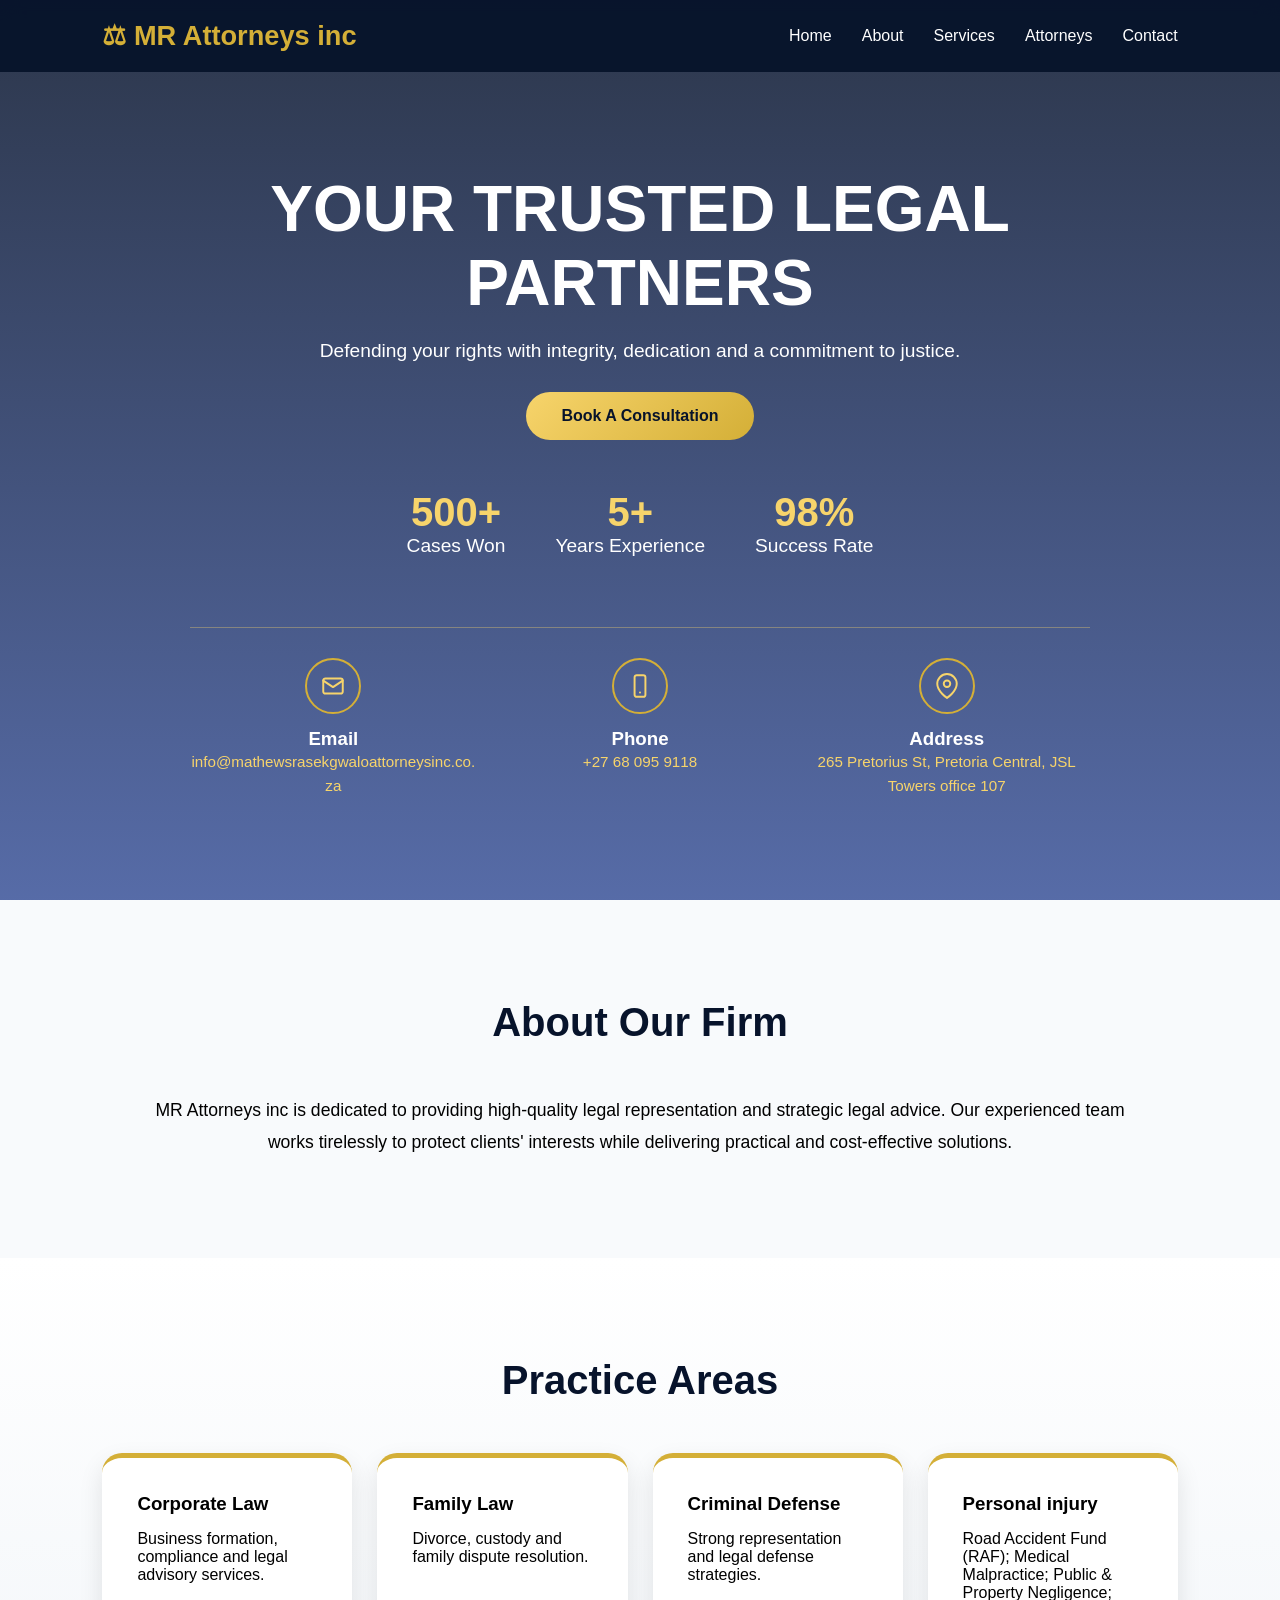
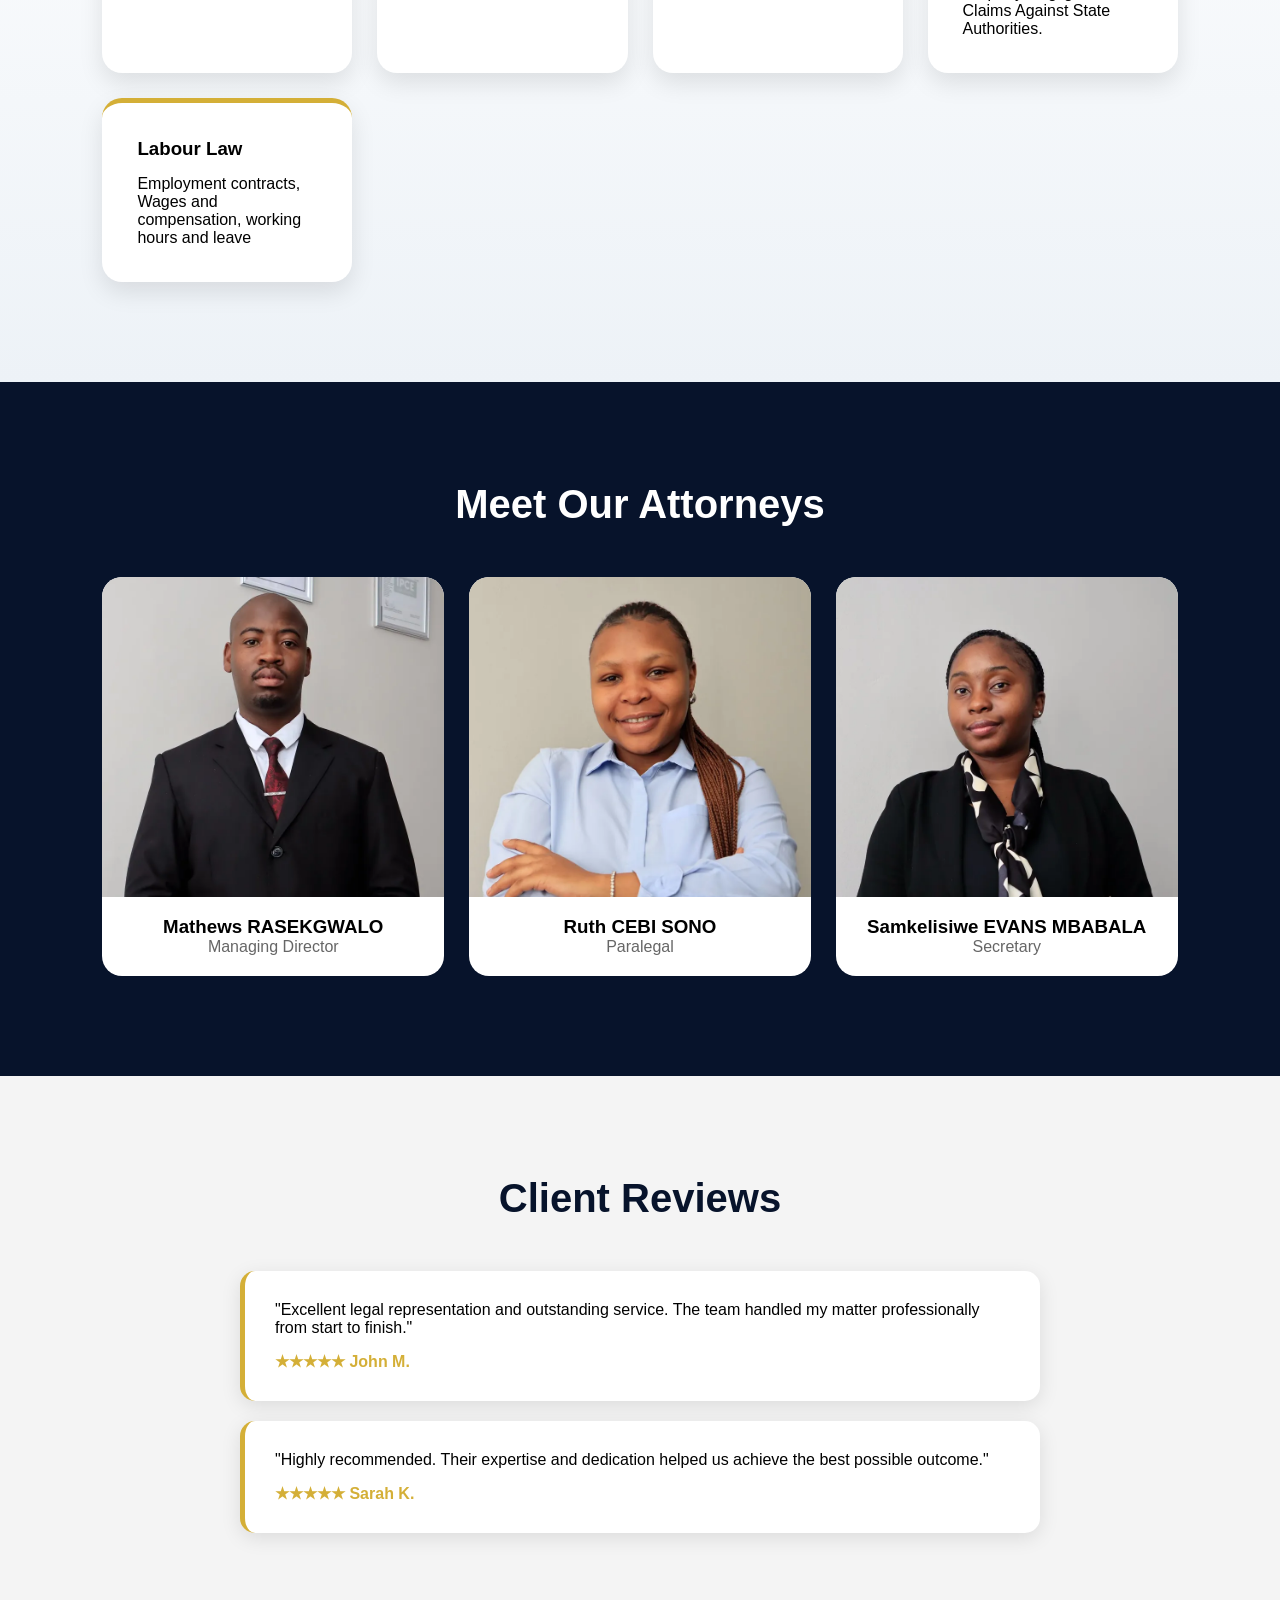
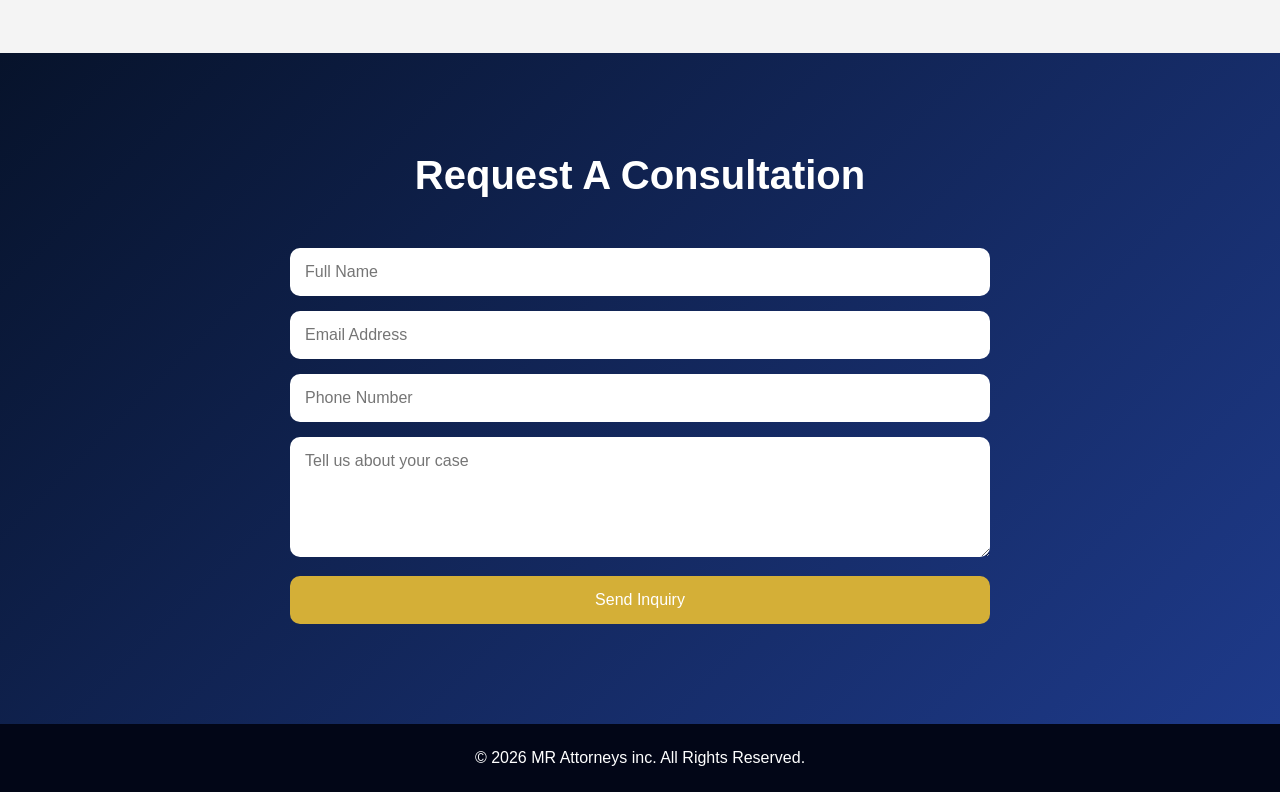
<file: frontend/index.html>
<!DOCTYPE html>
<html lang="en">
<head>
<meta charset="UTF-8">
<meta name="viewport" content="width=device-width, initial-scale=1.0">
<title>MR Attorneys Inc | Attorneys in Pretoria Central</title>
<meta name="description" content="Pretoria attorneys at 265 Pretorius Street: corporate law, family law, criminal defence and personal injury. Call 068 095 9118 to book a consultation.">
<link rel="canonical" href="https://www.mathewrasekgwaloattorneysinc.co.za/">
<meta property="og:type" content="website">
<meta property="og:title" content="MR Attorneys Inc | Attorneys in Pretoria Central">
<meta property="og:description" content="Corporate law, family law, criminal defence and personal injury in Pretoria Central.">
<meta property="og:url" content="https://www.mathewrasekgwaloattorneysinc.co.za/">
<link rel="icon" href="favicon.svg" type="image/svg+xml">
<link rel="icon" href="favicon-32.png" sizes="32x32" type="image/png">
<link rel="apple-touch-icon" href="apple-touch-icon.png">
<link rel="stylesheet" href="style.css">
    <script type="application/ld+json">
{
  "@context": "https://schema.org",
  "@type": "LegalService",
  "name": "MR Attorneys Inc",
  "url": "https://www.mathewrasekgwaloattorneysinc.co.za/",
  "telephone": "+27680959118",
  "address": {
    "@type": "PostalAddress",
    "streetAddress": "265 Pretorius Street",
    "addressLocality": "Pretoria Central",
    "addressRegion": "Gauteng",
    "addressCountry": "ZA"
  },
  "areaServed": "Pretoria",
  "knowsAbout": ["Corporate Law", "Family Law", "Criminal Defence", "Personal Injury"]
}
</script>
</head>
<body>

<header>
    <nav class="navbar">
        <div class="logo">⚖ MR Attorneys inc</div>

        <ul class="nav-links">
          <li><a href="#home">Home</a></li>
<li><a href="#about">About</a></li>
<li><a href="#services">Services</a></li>
<li><a href="#team">Attorneys</a></li>
<li><a href="#contact">Contact</a></li>
        </ul>
    </nav>
</header>

<section class="hero" id="home">
    <div class="hero-content">
        <h1>Your Trusted Legal Partners</h1>
        <p>
            Defending your rights with integrity, dedication and a commitment to justice.
        </p>

        <a href="#contact" class="btn">Book A Consultation</a>

        <div class="stats">
            <div>
                <h2>500+</h2>
                <p>Cases Won</p>
            </div>

            <div>
                <h2>5+</h2>
                <p>Years Experience</p>
            </div>

            <div>
                <h2>98%</h2>
                <p>Success Rate</p>
            </div>
        </div>
            <div class="contact-details">

            <div class="contact-item">
                <div class="contact-icon">
                    <!-- envelope -->
                    <svg viewBox="0 0 24 24" aria-hidden="true">
                        <rect x="3" y="5" width="18" height="14" rx="2"/>
                        <path d="M3 7l9 6 9-6"/>
                    </svg>
                </div>
                <h3>Email</h3>
                <p><a href="mailto:info@mathewsrasekgwaloattorneysinc.co.za">info@mathewsrasekgwaloattorneysinc.co.za</a></p>
            </div>

            <div class="contact-item">
                <div class="contact-icon">
                    <!-- cell phone -->
                    <svg viewBox="0 0 24 24" aria-hidden="true">
                        <rect x="7" y="2" width="10" height="20" rx="2"/>
                        <line x1="12" y1="18" x2="12.01" y2="18"/>
                    </svg>
                </div>
                <h3>Phone</h3>
                <p><a href="tel:+27">+27 68 095 9118</a></p>
            </div>

            <div class="contact-item">
                <div class="contact-icon">
                    <!-- location pin -->
                    <svg viewBox="0 0 24 24" aria-hidden="true">
                        <path d="M21 10c0 7-9 13-9 13s-9-6-9-13a9 9 0 0 1 18 0z"/>
                        <circle cx="12" cy="10" r="3"/>
                    </svg>
                </div>
                <h3>Address</h3>
              <p class="address">265 Pretorius St, Pretoria Central, JSL Towers office 107</p>
            </div>
        </div>
    </div>
</section>

<section class="about" id="about">
    <h2 class="section-title">About Our Firm</h2>

    <div class="about-content">
        <p>
            MR Attorneys inc is dedicated to providing
            high-quality legal representation and strategic
            legal advice. Our experienced team works tirelessly
            to protect clients' interests while delivering
            practical and cost-effective solutions.
        </p>
    </div>
</section>

<section class="services" id="services">
    <h2 class="section-title">Practice Areas</h2>

    <div class="service-grid">

        <div class="service-card">
            <h3>Corporate Law</h3>
            <p>Business formation, compliance and legal advisory services.</p>
        </div>

        <div class="service-card">
            <h3>Family Law</h3>
            <p>Divorce, custody and family dispute resolution.</p>
        </div>

        <div class="service-card">
            <h3>Criminal Defense</h3>
            <p>Strong representation and legal defense strategies.</p>
        </div>

        <div class="service-card">
            <h3>Personal injury</h3>
            <p>Road Accident Fund (RAF); Medical Malpractice; Public & Property Negligence; Claims Against State Authorities.</p>
        </div>
        <div class="service-card">
            <h3>Labour Law</h3>
            <p>Employment contracts, Wages and compensation, working hours and leave</p>
        </div>
    </div>
</section>

<section class="team" id="team">
    <h2 class="section-title">Meet Our Attorneys</h2>

    <div class="team-grid">

        <div class="team-card">
            <img src="team-photos/images/team-member-1.webp" alt="Mathew">
            <h3>Mathews RASEKGWALO</h3>
            <p>Managing Director</p>
        </div>

        <div class="team-card">
            <img src="team-photos/images/team-member-2.webp" alt="Ruch cebi">
            <h3>Ruth CEBI SONO</h3>
            <p>Paralegal</p>
        </div>

        <div class="team-card">
            <img src="team-photos/images/team-member-3.webp" alt="Samkeliswe">
            <h3>Samkelisiwe EVANS MBABALA</h3>
            <p>Secretary</p>
        </div>
    </div>
</section>

<section class="testimonials">
    <h2 class="section-title">Client Reviews</h2>

    <div class="testimonial-box">
        <p>
            "Excellent legal representation and outstanding service.
            The team handled my matter professionally from start to finish."
        </p>
        <h4>★★★★★ John M.</h4>
    </div>

    <div class="testimonial-box">
        <p>
            "Highly recommended. Their expertise and dedication helped
            us achieve the best possible outcome."
        </p>
        <h4>★★★★★ Sarah K.</h4>
    </div>
</section>

<section class="contact" id="contact">
    <h2 class="section-title">Request A Consultation</h2>

    <form id="contact-form">
        <input type="text" name="name" placeholder="Full Name" required>
        <input type="email" name="email" placeholder="Email Address" required>
        <input type="tel" name="phone" placeholder="Phone Number">
        <textarea name="message" rows="5" placeholder="Tell us about your case" required></textarea>
        <div style="position:absolute;left:-9999px;" aria-hidden="true">
    <label for="hpField">Leave this field empty</label>
    <input type="text" id="hpField" name="hpField" tabindex="-1" autocomplete="off">
</div>
        <button type="submit">Send Inquiry</button>
        <p id="form-status" role="status"></p>
    </form>
</section>

<footer>
    <p>&copy; 2026 MR Attorneys inc. All Rights Reserved.</p>
</footer>
<script src="script.js"></script>
</body>
</html>
</file>
<file: frontend/style.css>
*{
    margin:0;
    padding:0;
    box-sizing:border-box;
    font-family:'Segoe UI',sans-serif;
}

html{
    scroll-behavior:smooth;
}

:root{
    --navy:#07132b;
    --blue:#1e3a8a;
    --gold:#d4af37;
    --gold-light:#f7d46b;
    --white:#ffffff;
    --light:#f8fafc;
}

body{
    background:#fff;
    overflow-x:hidden;
}

/* NAVBAR */

header{
    position:fixed;
    width:100%;
    top:0;
    z-index:1000;
    background:rgba(7,19,43,.95);
    backdrop-filter:blur(10px);
}

.navbar{
    display:flex;
    justify-content:space-between;
    align-items:center;
    padding:20px 8%;
}

.logo{
    color:var(--gold);
    font-size:1.7rem;
    font-weight:bold;
}

.nav-links{
    display:flex;
    list-style:none;
    gap:30px;
}

.nav-links a{
    text-decoration:none;
    color:white;
    transition:.3s;
}

.nav-links a:hover{
    color:var(--gold);
}

/* HERO SECTION */

.hero{
    min-height:100vh;
    background:
    linear-gradient(
    rgba(7,19,43,.85),
    rgba(30,58,138,.75)
    ),
    url("https://images.unsplash.com/photo-1589829545856-d10d557cf95f?auto=format&fit=crop&w=1500&q=80");

    background-size:cover;
    background-position:center;
    display:flex;
    justify-content:center;
    align-items:center;
    text-align:center;
    color:white;
    padding:20px;
}

.hero-content{
    max-width:900px;
}

.hero h1{
    font-size:4rem;
    margin-bottom:20px;
    text-transform:uppercase;
}

.hero p{
    font-size:1.2rem;
    margin-bottom:30px;
}

.btn{
    display:inline-block;
    padding:15px 35px;
    background:linear-gradient(
    135deg,
    var(--gold-light),
    var(--gold)
    );

    color:var(--navy);
    text-decoration:none;
    border-radius:50px;
    font-weight:bold;
    transition:.4s;
}

.btn:hover{
    transform:translateY(-5px);
}

/* STATS */

.stats{
    margin-top:50px;
    display:flex;
    justify-content:center;
    gap:50px;
    flex-wrap:wrap;
}

.stats h2{
    color:var(--gold-light);
    font-size:2.5rem;
}

.stats p{
    color:white;
}

/* SECTION STYLING */

section{
    padding:100px 8%;
}

.section-title{
    text-align:center;
    font-size:2.5rem;
    margin-bottom:50px;
    color:var(--navy);
}

/* ABOUT */

.about{
    background:#f8fafc;
}

.about-content{
    max-width:1000px;
    margin:auto;
    text-align:center;
    font-size:1.1rem;
    line-height:1.8;
}

/* SERVICES */

.services{
    background:linear-gradient(
    to bottom,
    #ffffff,
    #edf2f7
    );
}

.service-grid{
    display:grid;
    grid-template-columns:repeat(auto-fit,minmax(250px,1fr));
    gap:25px;
}

.service-card{
    background:white;
    padding:35px;
    border-radius:20px;
    box-shadow:0 10px 25px rgba(0,0,0,.1);
    transition:.4s;
    border-top:5px solid var(--gold);
}

.service-card:hover{
    transform:translateY(-10px);
    background:var(--navy);
    color:white;
}

.service-card h3{
    margin-bottom:15px;
}

/* ATTORNEYS */

.team{
    background:var(--navy);
}

.team .section-title{
    color:white;
}

.team-grid{
    display:grid;
    grid-template-columns:repeat(auto-fit,minmax(250px,1fr));
    gap:25px;
}

.team-card{
    background:white;
    border-radius:20px;
    overflow:hidden;
    text-align:center;
}

.team-card img{
    width:100%;
    height:320px;
    object-fit:cover;
    object-position:top;
}

.team-card h3{
    padding-top:15px;
}

.team-card p{
    color:#666;
    padding-bottom:20px;
}

/* TESTIMONIALS */

.testimonials{
    background:#f4f4f4;
}

.testimonial-box{
    max-width:800px;
    margin:20px auto;
    padding:30px;
    background:white;
    border-left:5px solid var(--gold);
    border-radius:15px;
    box-shadow:0 5px 20px rgba(0,0,0,.1);
}

.testimonial-box h4{
    color:var(--gold);
    margin-top:15px;
}

/* CONTACT */

.contact{
    background:
    linear-gradient(
    135deg,
    var(--navy),
    var(--blue)
    );
}

.contact .section-title{
    color:white;
}

form{
    max-width:700px;
    margin:auto;
}

input,
textarea{
    width:100%;
    padding:15px;
    margin-bottom:15px;
    border:none;
    border-radius:10px;
}

button{
    width:100%;
    padding:15px;
    border:none;
    border-radius:10px;
    background:var(--gold);
    color:white;
    font-size:1rem;
    cursor:pointer;
}

button:hover{
    background:var(--gold-light);
}

/* FOOTER */

footer{
    background:#020617;
    color:white;
    text-align:center;
    padding:25px;
}

/* MOBILE */

@media(max-width:768px){

.navbar{
    flex-direction:column;
    gap:15px;
}

.nav-links{
    flex-wrap:wrap;
    justify-content:center;
}

.hero h1{
    font-size:2.5rem;
}

.stats{
    gap:25px;
}
}
/* SCROLL ANIMATIONS */
.reveal{opacity:0}
.reveal.show{
    opacity:1;
    animation:fadeUp .8s ease backwards;
    animation-delay:var(--delay,0s);
}
@keyframes fadeUp{
    from{opacity:0;transform:translateY(40px)}
    to{opacity:1;transform:translateY(0)}
}

/* ATTORNEY CARD HOVER */
.team-card{transition:transform .4s,box-shadow .4s}
.team-card:hover{
    transform:translateY(-8px);
    box-shadow:0 15px 35px rgba(212,175,55,.35);
}
.team-card img{transition:transform .6s}
.team-card:hover img{transform:scale(1.08)}

/* for people who turn animations off */
@media(prefers-reduced-motion:reduce){
    .reveal,.reveal.show{opacity:1;animation:none}
}
  /* REVIEW CARD HOVER */
.testimonial-box{transition:transform .4s,box-shadow .4s}
.testimonial-box:hover{
    transform:translateY(-6px);
    box-shadow:0 12px 30px rgba(212,175,55,.3);
}
    /* CUSTOM SCROLLBAR */
html{
    scrollbar-width:thin;                      /* Firefox */
    scrollbar-color:var(--gold) var(--navy);   /* thumb, track */
}
::-webkit-scrollbar{width:12px}                /* Chrome, Edge, Safari */
::-webkit-scrollbar-track{background:var(--navy)}
::-webkit-scrollbar-thumb{
    background:linear-gradient(var(--gold-light),var(--gold));
    border-radius:10px;
    border:2px solid var(--navy);              /* gives the thumb a slim gap */
}
::-webkit-scrollbar-thumb:hover{background:var(--gold-light)}
    /* MOBILE POLISH */
section{scroll-margin-top:90px}
.hero{min-height:100svh}
input,textarea{font-size:1rem}

/* only apply hover effects on devices that actually hover */
@media(hover:none){
    .service-card:hover{transform:none;background:white;color:inherit}
    .team-card:hover,.testimonial-box:hover{transform:none;box-shadow:none}
    .team-card:hover img{transform:none}
}

@media(max-width:768px){
    section{padding:70px 6%;scroll-margin-top:130px}
    .section-title{font-size:2rem;margin-bottom:35px}
    .nav-links{gap:10px 20px}
    .stats h2{font-size:2rem}
    .btn{padding:13px 28px}
}
.contact-icon{
    width:56px;
    height:56px;
    margin:0 auto 14px;
    border:2px solid var(--gold);
    border-radius:50%;
    display:flex;
    justify-content:center;
    align-items:center;
    transition:.4s;
}

.contact-icon svg{
    width:26px;
    height:26px;
    fill:none;
    stroke:var(--gold-light);
    stroke-width:1.8;
    stroke-linecap:round;
    stroke-linejoin:round;
    transition:.4s;
}

.contact-item:hover .contact-icon{
    background:var(--gold);
    transform:translateY(-4px);
}

.contact-item:hover .contact-icon svg{
    stroke:var(--navy);
}
.contact-details{
    margin:40px auto 0;
    padding-top:30px;
    border-top:1px solid rgba(247,212,107,.35);
    display:grid;
    grid-template-columns:repeat(3,minmax(0,1fr));  /* three equal columns */
    gap:20px;
    text-align:center;
}

.contact-item{
    min-width:0;
}
.contact-item p{
    color:white;
    line-height:1.6;
    font-size:.95rem;
    margin-bottom:0;
    overflow-wrap:break-word;
}

.contact-item a{
    color:var(--gold-light);
    text-decoration:none;
    transition:.3s;
}

.contact-item a:hover{
    color:white;
}

/* Phones and small tablets: three items can't fit in a row, so stack them */
@media(max-width:900px){
    .contact-details{
        grid-template-columns:1fr;
        gap:30px;
    }
}
.hero{
    min-height:100svh;
    padding:120px 20px 50px;
}
@media(max-width:768px){
    .hero{padding:150px 20px 50px}
}
.contact-item p.address{
    color:var(--gold-light);
}
</file>
